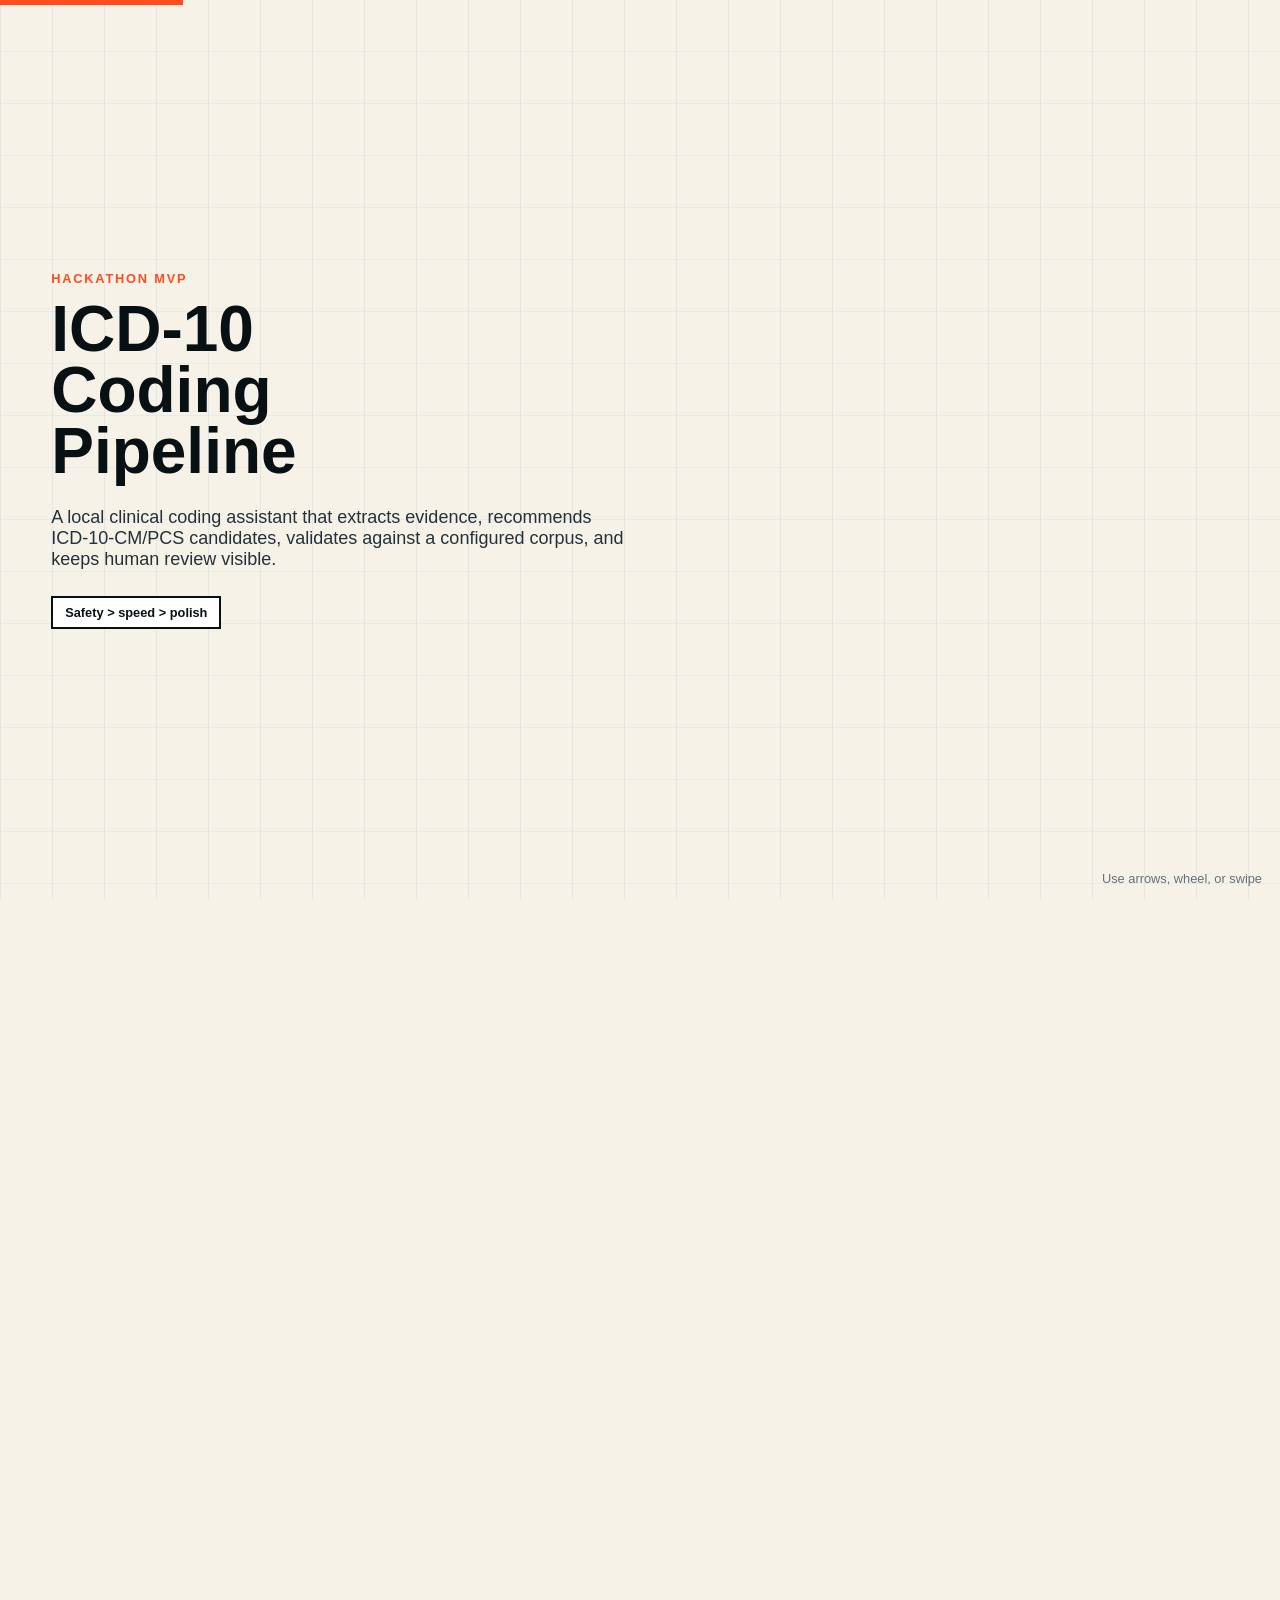
<file: app/static/presentation.html>
<!doctype html>
<html lang="en">
  <head>
    <meta charset="utf-8">
    <meta name="viewport" content="width=device-width, initial-scale=1">
    <title>ICD-10 Coding Pipeline PoC Presentation</title>
    <style>
      /* ===========================================
         VIEWPORT FITTING: MANDATORY BASE STYLES
         =========================================== */
      html, body {
        height: 100%;
        overflow-x: hidden;
      }

      html {
        scroll-snap-type: y mandatory;
        scroll-behavior: smooth;
      }

      .slide {
        width: 100vw;
        height: 100vh;
        height: 100dvh;
        overflow: hidden;
        scroll-snap-align: start;
        display: flex;
        flex-direction: column;
        position: relative;
      }

      .slide-content {
        flex: 1;
        display: flex;
        flex-direction: column;
        justify-content: center;
        max-height: 100%;
        overflow: hidden;
        padding: var(--slide-padding);
      }

      :root {
        --title-size: clamp(1.5rem, 5vw, 4rem);
        --h2-size: clamp(1.25rem, 3.5vw, 2.5rem);
        --h3-size: clamp(1rem, 2.5vw, 1.75rem);
        --body-size: clamp(0.75rem, 1.5vw, 1.125rem);
        --small-size: clamp(0.65rem, 1vw, 0.875rem);
        --slide-padding: clamp(1rem, 4vw, 4rem);
        --content-gap: clamp(0.5rem, 2vw, 2rem);
        --element-gap: clamp(0.25rem, 1vw, 1rem);
        --ink: #071013;
        --paper: #f7f2e8;
        --signal: #ff4d1f;
        --blue: #1357c8;
        --muted: #65707a;
      }

      .card, .container, .content-box {
        max-width: min(90vw, 1000px);
        max-height: min(80vh, 700px);
      }

      .feature-list, .bullet-list {
        gap: clamp(0.4rem, 1vh, 1rem);
      }

      .feature-list li, .bullet-list li {
        font-size: var(--body-size);
        line-height: 1.4;
      }

      .grid {
        display: grid;
        grid-template-columns: repeat(auto-fit, minmax(min(100%, 250px), 1fr));
        gap: clamp(0.5rem, 1.5vw, 1rem);
      }

      img, .image-container {
        max-width: 100%;
        max-height: min(50vh, 400px);
        object-fit: contain;
      }

      @media (max-height: 700px) {
        :root {
          --slide-padding: clamp(0.75rem, 3vw, 2rem);
          --content-gap: clamp(0.4rem, 1.5vw, 1rem);
          --title-size: clamp(1.25rem, 4.5vw, 2.5rem);
          --h2-size: clamp(1rem, 3vw, 1.75rem);
        }
      }

      @media (max-height: 600px) {
        :root {
          --slide-padding: clamp(0.5rem, 2.5vw, 1.5rem);
          --content-gap: clamp(0.3rem, 1vw, 0.75rem);
          --title-size: clamp(1.1rem, 4vw, 2rem);
          --body-size: clamp(0.7rem, 1.2vw, 0.95rem);
        }

        .nav-dots, .keyboard-hint, .decorative {
          display: none;
        }
      }

      @media (max-height: 500px) {
        :root {
          --slide-padding: clamp(0.4rem, 2vw, 1rem);
          --title-size: clamp(1rem, 3.5vw, 1.5rem);
          --h2-size: clamp(0.9rem, 2.5vw, 1.25rem);
          --body-size: clamp(0.65rem, 1vw, 0.85rem);
        }
      }

      @media (max-width: 600px) {
        :root {
          --title-size: clamp(1.25rem, 7vw, 2.5rem);
        }

        .grid {
          grid-template-columns: 1fr;
        }
      }

      @media (prefers-reduced-motion: reduce) {
        *, *::before, *::after {
          animation-duration: 0.01ms !important;
          transition-duration: 0.2s !important;
        }

        html {
          scroll-behavior: auto;
        }
      }

      * {
        box-sizing: border-box;
      }

      body {
        margin: 0;
        color: var(--ink);
        background: var(--paper);
        font-family: "Trebuchet MS", Verdana, sans-serif;
      }

      h1, h2, h3, p {
        margin: 0;
        letter-spacing: 0;
      }

      h1 {
        font-size: var(--title-size);
        line-height: 0.95;
        max-width: 11ch;
      }

      h2 {
        font-size: var(--h2-size);
        line-height: 1.05;
      }

      h3 {
        font-size: var(--h3-size);
      }

      p, li {
        font-size: var(--body-size);
      }

      .slide {
        background:
          linear-gradient(90deg, rgba(19, 87, 200, 0.08) 1px, transparent 1px),
          linear-gradient(0deg, rgba(19, 87, 200, 0.06) 1px, transparent 1px),
          var(--paper);
        background-size: 52px 52px;
      }

      .slide:nth-child(even) {
        background:
          radial-gradient(circle at 78% 18%, rgba(255, 77, 31, 0.2), transparent 26%),
          linear-gradient(90deg, rgba(7, 16, 19, 0.08) 1px, transparent 1px),
          var(--paper);
      }

      .kicker {
        color: var(--signal);
        font-size: var(--small-size);
        font-weight: 800;
        letter-spacing: 0.14em;
        text-transform: uppercase;
        margin-bottom: var(--element-gap);
      }

      .subtitle {
        max-width: 58ch;
        margin-top: var(--content-gap);
        color: #24313a;
      }

      .tag {
        display: inline-block;
        width: fit-content;
        margin-top: var(--content-gap);
        border: 2px solid var(--ink);
        background: #fff;
        padding: 0.45rem 0.75rem;
        font-size: var(--small-size);
        font-weight: 800;
      }

      .split {
        display: grid;
        grid-template-columns: 1fr 1fr;
        gap: var(--content-gap);
        align-items: center;
      }

      .cards {
        display: grid;
        grid-template-columns: repeat(3, minmax(0, 1fr));
        gap: var(--element-gap);
      }

      .card {
        border: 2px solid var(--ink);
        background: rgba(255, 255, 255, 0.88);
        padding: clamp(0.75rem, 2vw, 1.2rem);
        box-shadow: 8px 8px 0 var(--ink);
      }

      .card strong {
        display: block;
        color: var(--blue);
        margin-bottom: 0.35rem;
      }

      .flow {
        display: grid;
        grid-template-columns: repeat(5, 1fr);
        gap: var(--element-gap);
      }

      .flow div {
        min-height: 16vh;
        border: 2px solid var(--ink);
        background: #fff;
        padding: clamp(0.6rem, 1.2vw, 1rem);
        display: flex;
        flex-direction: column;
        justify-content: space-between;
      }

      .metric {
        font-size: clamp(1.8rem, 5vw, 4.6rem);
        font-weight: 900;
        color: var(--signal);
      }

      .progress {
        position: fixed;
        left: 0;
        top: 0;
        height: 5px;
        width: 0;
        background: var(--signal);
        z-index: 20;
      }

      .keyboard-hint {
        position: fixed;
        right: 18px;
        bottom: 14px;
        font-size: var(--small-size);
        color: var(--muted);
        z-index: 21;
      }

      .reveal {
        opacity: 0;
        transform: translateY(16px);
        transition: opacity 360ms ease, transform 360ms ease;
      }

      .slide.active .reveal {
        opacity: 1;
        transform: translateY(0);
      }

      @media (max-width: 850px) {
        .split,
        .cards,
        .flow {
          grid-template-columns: 1fr;
        }

        .flow div {
          min-height: auto;
        }
      }
    </style>
  </head>
  <body>
    <div class="progress" aria-hidden="true"></div>
    <main>
      <section class="slide active" aria-label="Title slide">
        <div class="slide-content">
          <p class="kicker reveal">Hackathon MVP</p>
          <h1 class="reveal">ICD-10 Coding Pipeline</h1>
          <p class="subtitle reveal">A local clinical coding assistant that extracts evidence, recommends ICD-10-CM/PCS candidates, validates against a configured corpus, and keeps human review visible.</p>
          <span class="tag reveal">Safety > speed > polish</span>
        </div>
      </section>

      <section class="slide" aria-label="Problem">
        <div class="slide-content split">
          <div>
            <p class="kicker reveal">Problem</p>
            <h2 class="reveal">Coding work is both interpretive and brittle.</h2>
          </div>
          <div class="card reveal">
            <p>Clinical notes contain negation, history, specificity gaps, and procedure details. A valid code still needs evidence and a review path, not just a matching description.</p>
          </div>
        </div>
      </section>

      <section class="slide" aria-label="Pipeline">
        <div class="slide-content">
          <p class="kicker reveal">Pipeline</p>
          <h2 class="reveal">Three deterministic agents, one auditable result.</h2>
          <div class="flow reveal">
            <div><strong>1</strong><span>Note input</span></div>
            <div><strong>2</strong><span>Evidence extraction</span></div>
            <div><strong>3</strong><span>Code recommendation</span></div>
            <div><strong>4</strong><span>Corpus validation</span></div>
            <div><strong>5</strong><span>Human review state</span></div>
          </div>
        </div>
      </section>

      <section class="slide" aria-label="Safety">
        <div class="slide-content">
          <p class="kicker reveal">Safety Contract</p>
          <h2 class="reveal">The MVP shows uncertainty instead of hiding it.</h2>
          <div class="cards reveal">
            <article class="card"><strong>Negation</strong><p>Denied and ruled-out diagnoses are flagged and not accepted.</p></article>
            <article class="card"><strong>Specificity</strong><p>General findings become documentation needs when detail is missing.</p></article>
            <article class="card"><strong>Validation</strong><p>Codes absent from the configured corpus are rejected as `not_in_configured_corpus`.</p></article>
          </div>
        </div>
      </section>

      <section class="slide" aria-label="Demo">
        <div class="slide-content split">
          <div>
            <p class="kicker reveal">Demo Surface</p>
            <h2 class="reveal">Plain browser workbench, no build step.</h2>
            <p class="subtitle reveal">Sample cases, note editor, review flags, diagnosis and procedure tables, score components, offsets, and redacted snippets.</p>
          </div>
          <div class="card reveal">
            <span class="metric">16+</span>
            <p>Automated tests cover schema, validation, pipeline status behavior, debug safety, and UI output contracts.</p>
          </div>
        </div>
      </section>

      <section class="slide" aria-label="Architecture">
        <div class="slide-content">
          <p class="kicker reveal">Architecture</p>
          <h2 class="reveal">Local-first, integration-ready.</h2>
          <div class="cards reveal">
            <article class="card"><strong>FastAPI</strong><p>Typed response envelopes and safe error handlers.</p></article>
            <article class="card"><strong>Local corpus</strong><p>Deterministic source of truth for validation.</p></article>
            <article class="card"><strong>Future adapters</strong><p>Pinecone and MySQL boundaries are isolated for post-MVP work.</p></article>
          </div>
        </div>
      </section>

      <section class="slide" aria-label="Close">
        <div class="slide-content split">
          <div>
            <p class="kicker reveal">Next</p>
            <h2 class="reveal">From demo to production-shaped assistant.</h2>
          </div>
          <ul class="bullet-list reveal">
            <li>Add real LLM extraction behind the existing contracts.</li>
            <li>Import official ICD corpus and coding notes.</li>
            <li>Add authentication, audit logging, encryption, and retention.</li>
            <li>Use coder overrides as a feedback loop.</li>
          </ul>
        </div>
      </section>
    </main>
    <div class="keyboard-hint">Use arrows, wheel, or swipe</div>
    <script>
      class Deck {
        constructor() {
          this.slides = [...document.querySelectorAll(".slide")];
          this.progress = document.querySelector(".progress");
          this.index = 0;
          this.touchStart = 0;
          this.observe();
          this.bind();
          this.update();
        }

        observe() {
          const observer = new IntersectionObserver((entries) => {
            entries.forEach((entry) => {
              entry.target.classList.toggle("active", entry.isIntersecting);
              if (entry.isIntersecting) {
                this.index = this.slides.indexOf(entry.target);
                this.update();
              }
            });
          }, { threshold: 0.6 });
          this.slides.forEach((slide) => observer.observe(slide));
        }

        bind() {
          window.addEventListener("keydown", (event) => {
            if (["ArrowDown", "PageDown", " "].includes(event.key)) this.go(1);
            if (["ArrowUp", "PageUp"].includes(event.key)) this.go(-1);
            if (event.key === "Home") this.jump(0);
            if (event.key === "End") this.jump(this.slides.length - 1);
          });
          window.addEventListener("wheel", (event) => {
            if (Math.abs(event.deltaY) > 40) this.go(event.deltaY > 0 ? 1 : -1);
          }, { passive: true });
          window.addEventListener("touchstart", (event) => {
            this.touchStart = event.touches[0].clientY;
          }, { passive: true });
          window.addEventListener("touchend", (event) => {
            const delta = this.touchStart - event.changedTouches[0].clientY;
            if (Math.abs(delta) > 40) this.go(delta > 0 ? 1 : -1);
          }, { passive: true });
        }

        go(direction) {
          this.jump(this.index + direction);
        }

        jump(next) {
          const bounded = Math.max(0, Math.min(this.slides.length - 1, next));
          this.slides[bounded].scrollIntoView({ behavior: "smooth" });
        }

        update() {
          this.progress.style.width = `${((this.index + 1) / this.slides.length) * 100}%`;
        }
      }

      new Deck();
    </script>
  </body>
</html>
</file>
